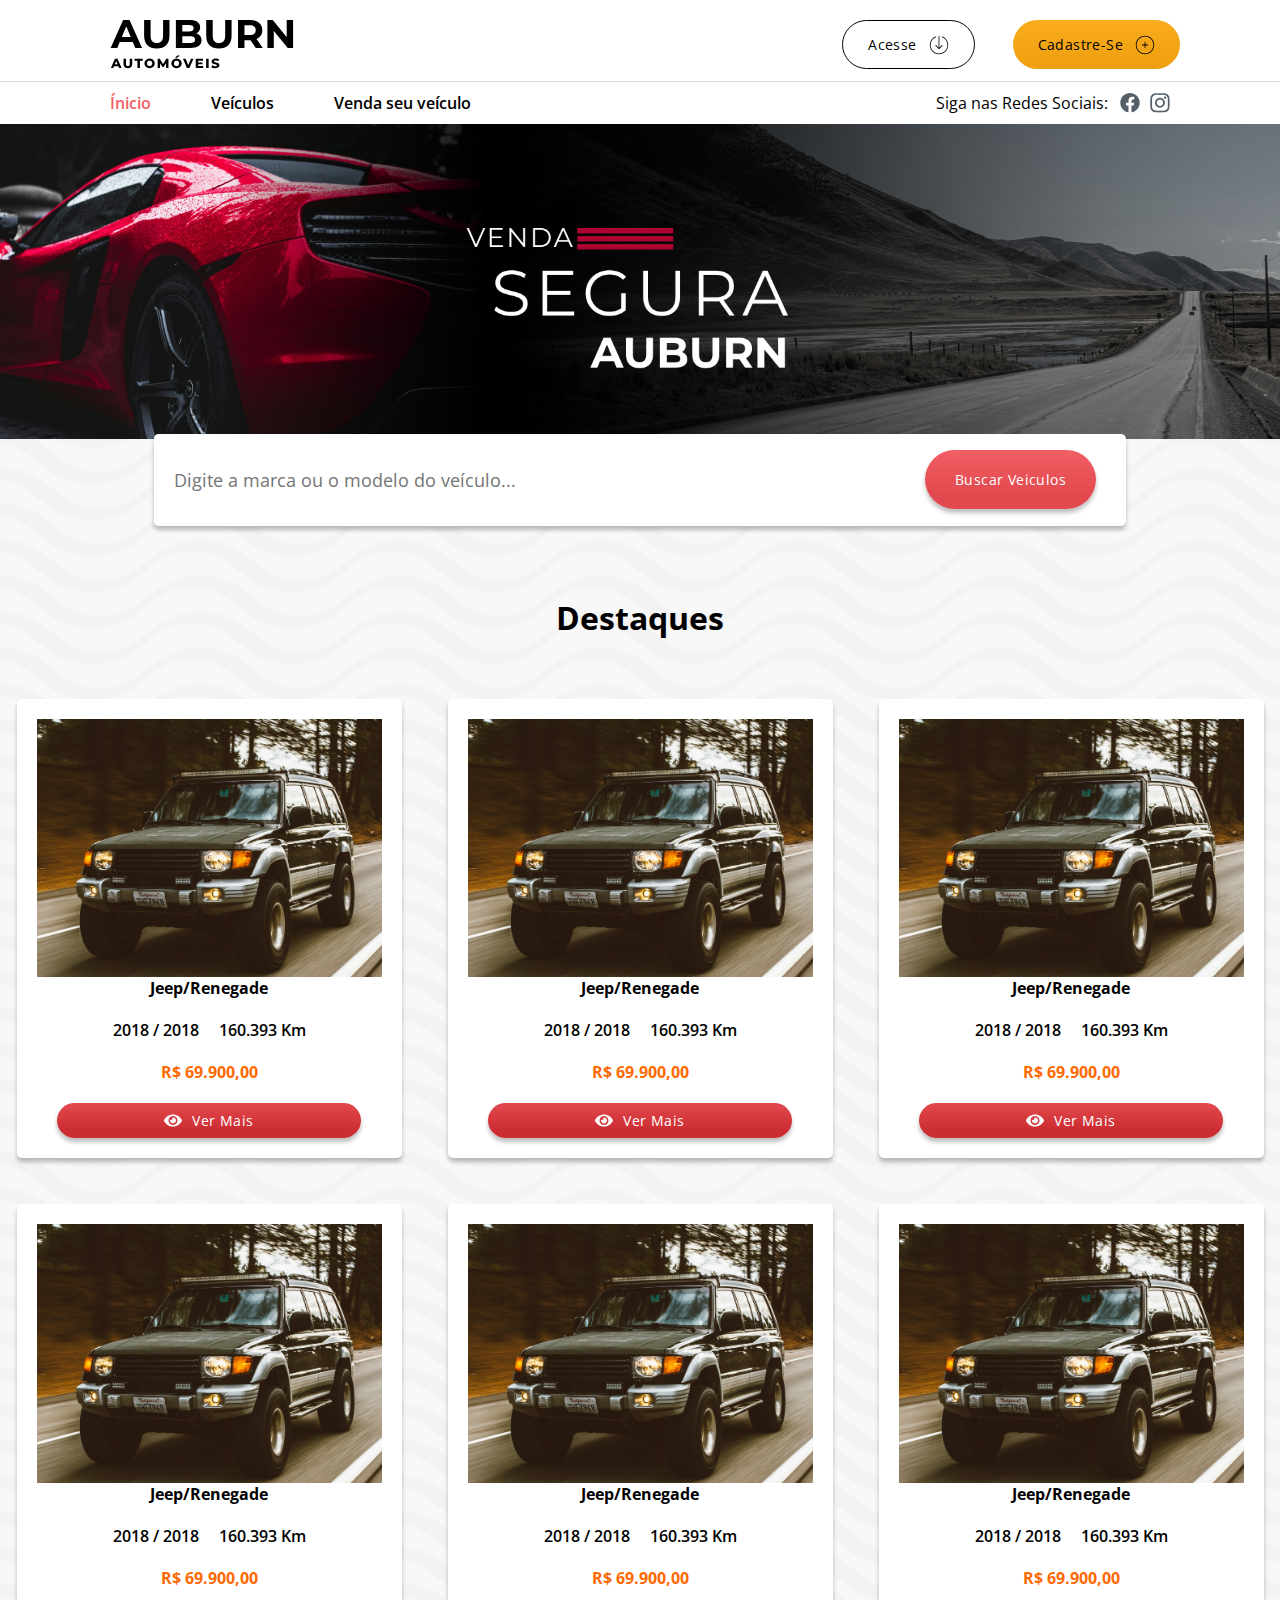
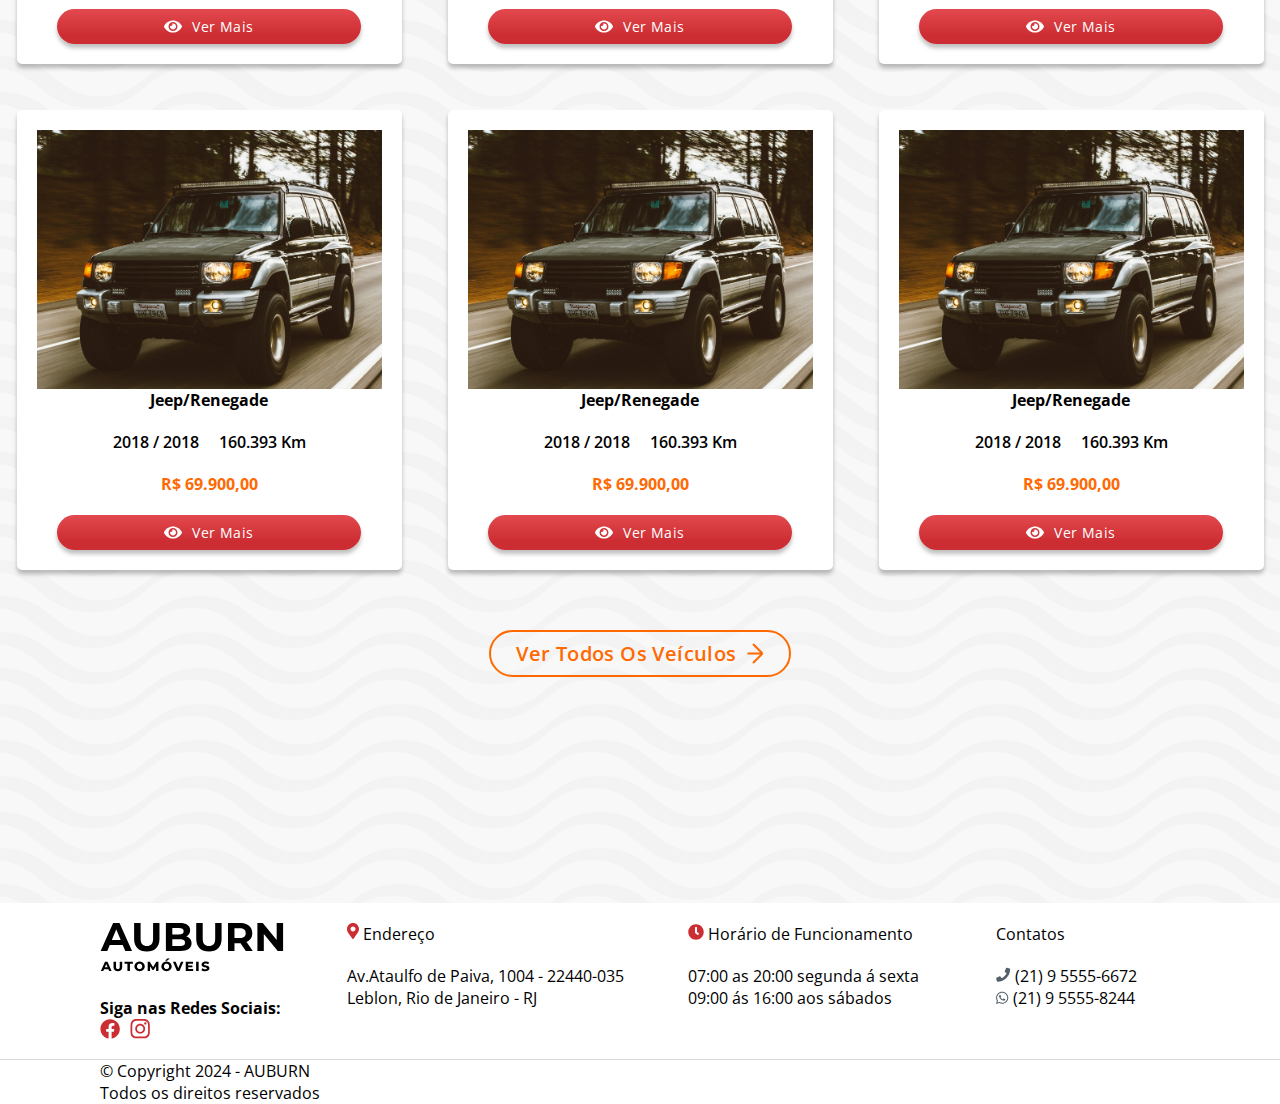
<file: index.html>
<!DOCTYPE html>
<html lang="en">

<head>
  <meta charset="UTF-8">
  <meta name="viewport" content="width=device-width, initial-scale=1.0">
  <link rel="preconnect" href="https://fonts.googleapis.com">
  <link rel="preconnect" href="https://fonts.gstatic.com" crossorigin>
  <link href="https://fonts.googleapis.com/css2?family=Open+Sans:ital,wght@0,300..800;1,300..800&display=swap" rel="stylesheet">
  <link rel="stylesheet" href="./css/style.css">
  <title>Página inicial</title>
</head>

<body id="home">
  <header class="container">
    <nav class="menu-principal">
      <a href="./"> <img src="./imgs/AUBURN automóveis.svg" alt="logo Auburn"></a>
      <ul class="btn-container">
        <li class="btn acessar">
          <a href="./login">
            <span>Acesse</span>
            <img src="./imgs/login.svg" alt="" class="icon">
          </a>
        </li>
        <li class="btn cadastro">
          <a href="./account">
            <span>Cadastre-Se</span>
            <img src="./imgs/register.svg" alt="" class="icon">
          </a>
        </li>
      </ul>
    </nav>



  </header>
  <div class="hr"></div>
  <header class="container">
    <nav class="menu-secundario">
      <ul>
        <li><a href="./" class="active">Ínicio</a></li>
        <li><a href="./">Veículos</a></li>
        <li><a href="./register">Venda seu veículo</a></li>
      </ul>
      <div class="redes-sociais">
        <span>Siga nas Redes Sociais:</span>
        <div class="redes-sociais-icones">
          <a href=""><img src="./imgs/facebook.svg" alt="facebook-svg" class="icon sm"></a>
          <a href=""><img src="./imgs/instagram.svg" alt="instagram-svg" class="icon sm"></a>
        </div>
      </div>
    </nav>
  </header>
  <div class="carrosel-container">
    <div class="carrosel">
      <img src="./imgs/banner0.jpg" alt="">
      <!-- <video id="video" src="./video/carroVideo.mp4" autoplay loop muted></video> -->
    </div>
    <div class="buscar-container container">
      <div>
        <form method="get">
          <input type="text" name="search" placeholder="Digite a marca ou o modelo do veículo..." autocomplete="off">
          <input type="submit" value="Buscar Veiculos" class="btn buscar">
          <button type="submit" class="btn-search icon"><img src="./imgs/search.svg" alt=""></button>

        </form>
      </div>
    </div>
  </div>
  <main class="container">
    <h1>Destaques</h1>
    <div class="grid-conteudo">
      <div class="card">
        <img src="./imgs/carroFoto.png" alt="">
        <div class="card-info">

          <div class="titulo">Jeep/Renegade</div>

          <div class="ano">2018 / 2018</div>
          <div class="quilometragem">160.393 Km</div>
          <div class="preco">R$ 69.900,00</div>
        </div>
        <div class=" btn verMais">
          <img src="./imgs/eye.svg" alt="">
          <a href="">Ver Mais</a>
        </div>
      </div>

      <div class="card">
        <img src="./imgs/carroFoto.png" alt="">
        <div class="card-info">

          <div class="titulo">Jeep/Renegade</div>

          <div class="ano">2018 / 2018</div>
          <div class="quilometragem">160.393 Km</div>
          <div class="preco">R$ 69.900,00</div>
        </div>
        <div class=" btn verMais">
          <img src="./imgs/eye.svg" alt="">
          <a href="">Ver Mais</a>
        </div>
      </div>

      <div class="card">
        <img src="./imgs/carroFoto.png" alt="">
        <div class="card-info">

          <div class="titulo">Jeep/Renegade</div>

          <div class="ano">2018 / 2018</div>
          <div class="quilometragem">160.393 Km</div>
          <div class="preco">R$ 69.900,00</div>
        </div>
        <div class=" btn verMais">
          <img src="./imgs/eye.svg" alt="">
          <a href="">Ver Mais</a>
        </div>
      </div>

      <div class="card">
        <img src="./imgs/carroFoto.png" alt="">
        <div class="card-info">

          <div class="titulo">Jeep/Renegade</div>

          <div class="ano">2018 / 2018</div>
          <div class="quilometragem">160.393 Km</div>
          <div class="preco">R$ 69.900,00</div>
        </div>
        <div class=" btn verMais">
          <img src="./imgs/eye.svg" alt="">
          <a href="">Ver Mais</a>
        </div>
      </div>


      <div class="card">
        <img src="./imgs/carroFoto.png" alt="">
        <div class="card-info">

          <div class="titulo">Jeep/Renegade</div>

          <div class="ano">2018 / 2018</div>
          <div class="quilometragem">160.393 Km</div>
          <div class="preco">R$ 69.900,00</div>
        </div>
        <div class=" btn verMais">
          <img src="./imgs/eye.svg" alt="">
          <a href="">Ver Mais</a>
        </div>
      </div>


      <div class="card">
        <img src="./imgs/carroFoto.png" alt="">
        <div class="card-info">

          <div class="titulo">Jeep/Renegade</div>

          <div class="ano">2018 / 2018</div>
          <div class="quilometragem">160.393 Km</div>
          <div class="preco">R$ 69.900,00</div>
        </div>
        <div class=" btn verMais">
          <img src="./imgs/eye.svg" alt="">
          <a href="">Ver Mais</a>
        </div>
      </div>


      <div class="card">
        <img src="./imgs/carroFoto.png" alt="">
        <div class="card-info">

          <div class="titulo">Jeep/Renegade</div>

          <div class="ano">2018 / 2018</div>
          <div class="quilometragem">160.393 Km</div>
          <div class="preco">R$ 69.900,00</div>
        </div>
        <div class=" btn verMais">
          <img src="./imgs/eye.svg" alt="">
          <a href="">Ver Mais</a>
        </div>
      </div>

      <div class="card">
        <img src="./imgs/carroFoto.png" alt="">
        <div class="card-info">

          <div class="titulo">Jeep/Renegade</div>

          <div class="ano">2018 / 2018</div>
          <div class="quilometragem">160.393 Km</div>
          <div class="preco">R$ 69.900,00</div>
        </div>
        <div class=" btn verMais">
          <img src="./imgs/eye.svg" alt="">
          <a href="">Ver Mais</a>
        </div>
      </div>

      <div class="card">
        <img src="./imgs/carroFoto.png" alt="">
        <div class="card-info">

          <div class="titulo">Jeep/Renegade</div>

          <div class="ano">2018 / 2018</div>
          <div class="quilometragem">160.393 Km</div>
          <div class="preco">R$ 69.900,00</div>
        </div>
        <div class=" btn verMais">
          <img src="./imgs/eye.svg" alt="">
          <a href="">Ver Mais</a>
        </div>
      </div> <!-- fim do card-->

    </div>
    <div class="btn-final">
      <div class="btn verTodosVeiculos ">
        <a href="">Ver todos os veículos</a>
        <img src="./imgs/seta.svg" alt="">
      </div>
    </div>
  </main>

  <footer class=" container">
    <div class="conteudo-footer">
      <div>
        <img src="./imgs/AUBURN automóveis.svg" alt="">
        <div class="redes-sociais-footer" style="margin-top: 20px;">
          <p style="font-weight: 700;">Siga nas Redes Sociais:</p>
          <div class="redes-sociais-icones">
            <a href=""><img src="./imgs/facebook-red.svg" alt="facebook-svg" class="icon sm"></a>
            <a href=""><img src="./imgs/instagram-redl.svg" alt="instagram-svg" class="icon sm"></a>
          </div>
        </div>

      </div>
      <div class="endereco">
        <div class="endereco-titulo">
          <img src="./imgs/endereco.svg" alt="">
          <span>Endereço</span>
        </div>
        <p>Av.Ataulfo de Paiva, 1004 - 22440-035</p>
        <p>Leblon, Rio de Janeiro - RJ</p>
      </div>

      <div class="horario">
        <div class="horario-titulo">
          <img src="./imgs/horario.svg" alt="">
          <span>Horário de Funcionamento</span>
        </div>
        <p>07:00 as 20:00 segunda á sexta</p>
        <p>09:00 ás 16:00 aos sábados</p>
      </div>

      <div class="contatos">
        <div class="contatos-titulo">

          <span>Contatos</span>
        </div>
        <p><img src="./imgs/telefone.svg" alt=""> (21) 9 5555-6672</p>
        <p><img src="./imgs/whatsapp.svg" alt=""> (21) 9 5555-8244 </p>

      </div>

    </div> <!-- fim do grid conteudo footer-->


    </div>


  </footer>
  <div class="hr fim"></div>
  <div class="copy container">
    © Copyright 2024 - AUBURN<br>
    Todos os direitos reservados
  </div>

  <script src="./js/script.js" type="module"></script>
</body>

</html>
</file>
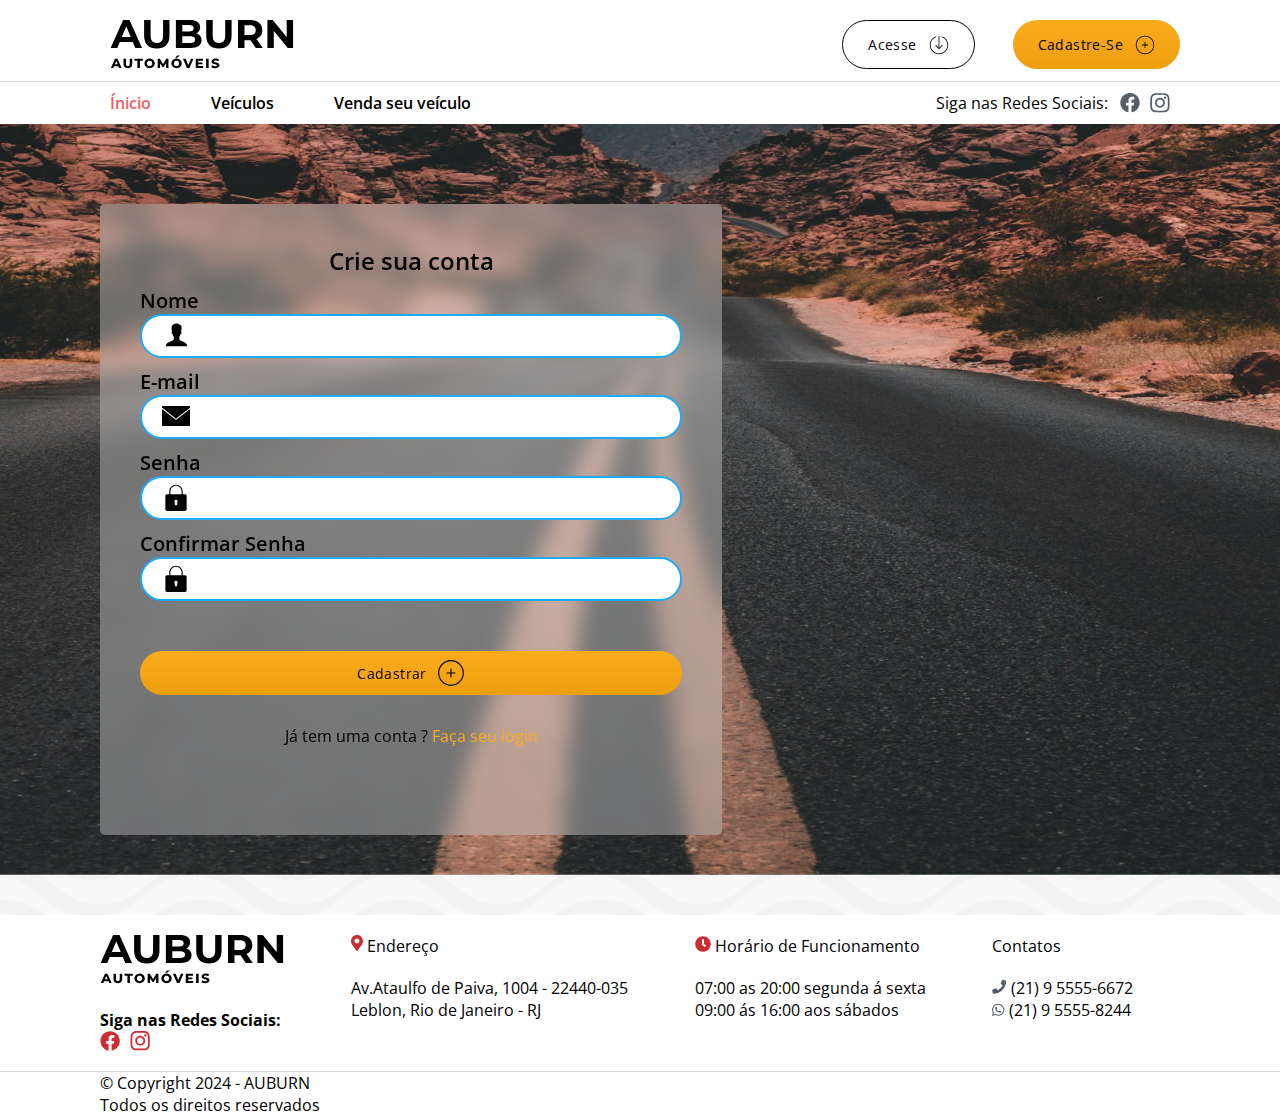
<file: account.html>
<!DOCTYPE html>
<html lang="en">

<head>
  <meta charset="UTF-8">
  <meta name="viewport" content="width=device-width, initial-scale=1.0">
  <link rel="preconnect" href="https://fonts.googleapis.com">
  <link rel="preconnect" href="https://fonts.gstatic.com" crossorigin>
  <link href="https://fonts.googleapis.com/css2?family=Open+Sans:ital,wght@0,300..800;1,300..800&display=swap" rel="stylesheet">
  <link rel="stylesheet" href="./css/style.css">
  <title>Crie sua conta</title>
</head>

<body id="account">
  <header class="container">
    <nav class="menu-principal">
      <a href="./"> <img src="./imgs/AUBURN automóveis.svg" alt="logo Auburn"></a>
      <ul class="btn-container">
        <li class="btn acessar">
          <a href="">
            <span>Acesse</span>
            <img src="./imgs/login.svg" alt="" class="icon">
          </a>
        </li>
        <li class="btn cadastro">
          <a href="">
            <span>Cadastre-Se</span>
            <img src="./imgs/register.svg" alt="" class="icon">
          </a>
        </li>
      </ul>
    </nav>



  </header>
  <div class="hr"></div>
  <header class="container">
    <nav class="menu-secundario">
      <ul>
        <li><a href="" class="active">Ínicio</a></li>
        <li><a href="">Veículos</a></li>
        <li><a href="">Venda seu veículo</a></li>
      </ul>
      <div class="redes-sociais">
        <span>Siga nas Redes Sociais:</span>
        <div class="redes-sociais-icones">
          <a href=""><img src="./imgs/facebook.svg" alt="facebook-svg" class="icon sm"></a>
          <a href=""><img src="./imgs/instagram.svg" alt="instagram-svg" class="icon sm"></a>
        </div>
      </div>
    </nav>
  </header>

  <main class="conteudo-criar-conta container">
    <div class="container-login">
      <div class="titulo">Crie sua conta</div>
      <form action="" method="post">
        <div class="nome">
          <label for="nome">Nome</label>
          <input type="text" id="nome" name="nome" autocomplete="off">
        </div>
        <div class="email">
          <label for="email">E-mail</label>
          <input type="email" id="email" name="email" autocomplete="off">
        </div>
        <div class="senha">
          <label for="senha">Senha</label>
          <input type="password" id="senha" name="senha" autocomplete="off">
        </div>
        <div class="senha2">
          <label for="senha2">Confirmar Senha</label>
          <input type="password" id="senha2" name="senha2" autocomplete="off">
        </div>
        <div>
          <button type="submit" class="btn cadastro ">Cadastrar<img src="./imgs/register.svg" alt=""></button>
        </div>
      </form>
      <span style="display: block; margin-top: 30px; text-align: center;">Já tem uma conta ?<span style="color: #FAAC1C;"><a href=""> Faça seu login</a></span></span>

    </div>
  </main>



  <!-- footer -->

  <footer class=" container">
    <div class="conteudo-footer">
      <div>
        <img src="./imgs/AUBURN automóveis.svg" alt="">
        <div class="redes-sociais-footer" style="margin-top: 20px;">
          <p style="font-weight: 700;">Siga nas Redes Sociais:</p>
          <div class="redes-sociais-icones">
            <a href=""><img src="./imgs/facebook-red.svg" alt="facebook-svg" class="icon sm"></a>
            <a href=""><img src="./imgs/instagram-redl.svg" alt="instagram-svg" class="icon sm"></a>
          </div>
        </div>

      </div>
      <div class="endereco">
        <div class="endereco-titulo">
          <img src="./imgs/endereco.svg" alt="">
          <span>Endereço</span>
        </div>
        <p>Av.Ataulfo de Paiva, 1004 - 22440-035</p>
        <p>Leblon, Rio de Janeiro - RJ</p>
      </div>

      <div class="horario">
        <div class="horario-titulo">
          <img src="./imgs/horario.svg" alt="">
          <span>Horário de Funcionamento</span>
        </div>
        <p>07:00 as 20:00 segunda á sexta</p>
        <p>09:00 ás 16:00 aos sábados</p>
      </div>

      <div class="contatos">
        <div class="contatos-titulo">

          <span>Contatos</span>
        </div>
        <p><img src="./imgs/telefone.svg" alt=""> (21) 9 5555-6672</p>
        <p><img src="./imgs/whatsapp.svg" alt=""> (21) 9 5555-8244 </p>

      </div>

    </div> <!-- fim do grid conteudo footer-->


    </div>


  </footer>
  <div class="hr fim"></div>
  <div class="copy container">
    © Copyright 2024 - AUBURN<br>
    Todos os direitos reservados
  </div>
</body>

</html>
</file>
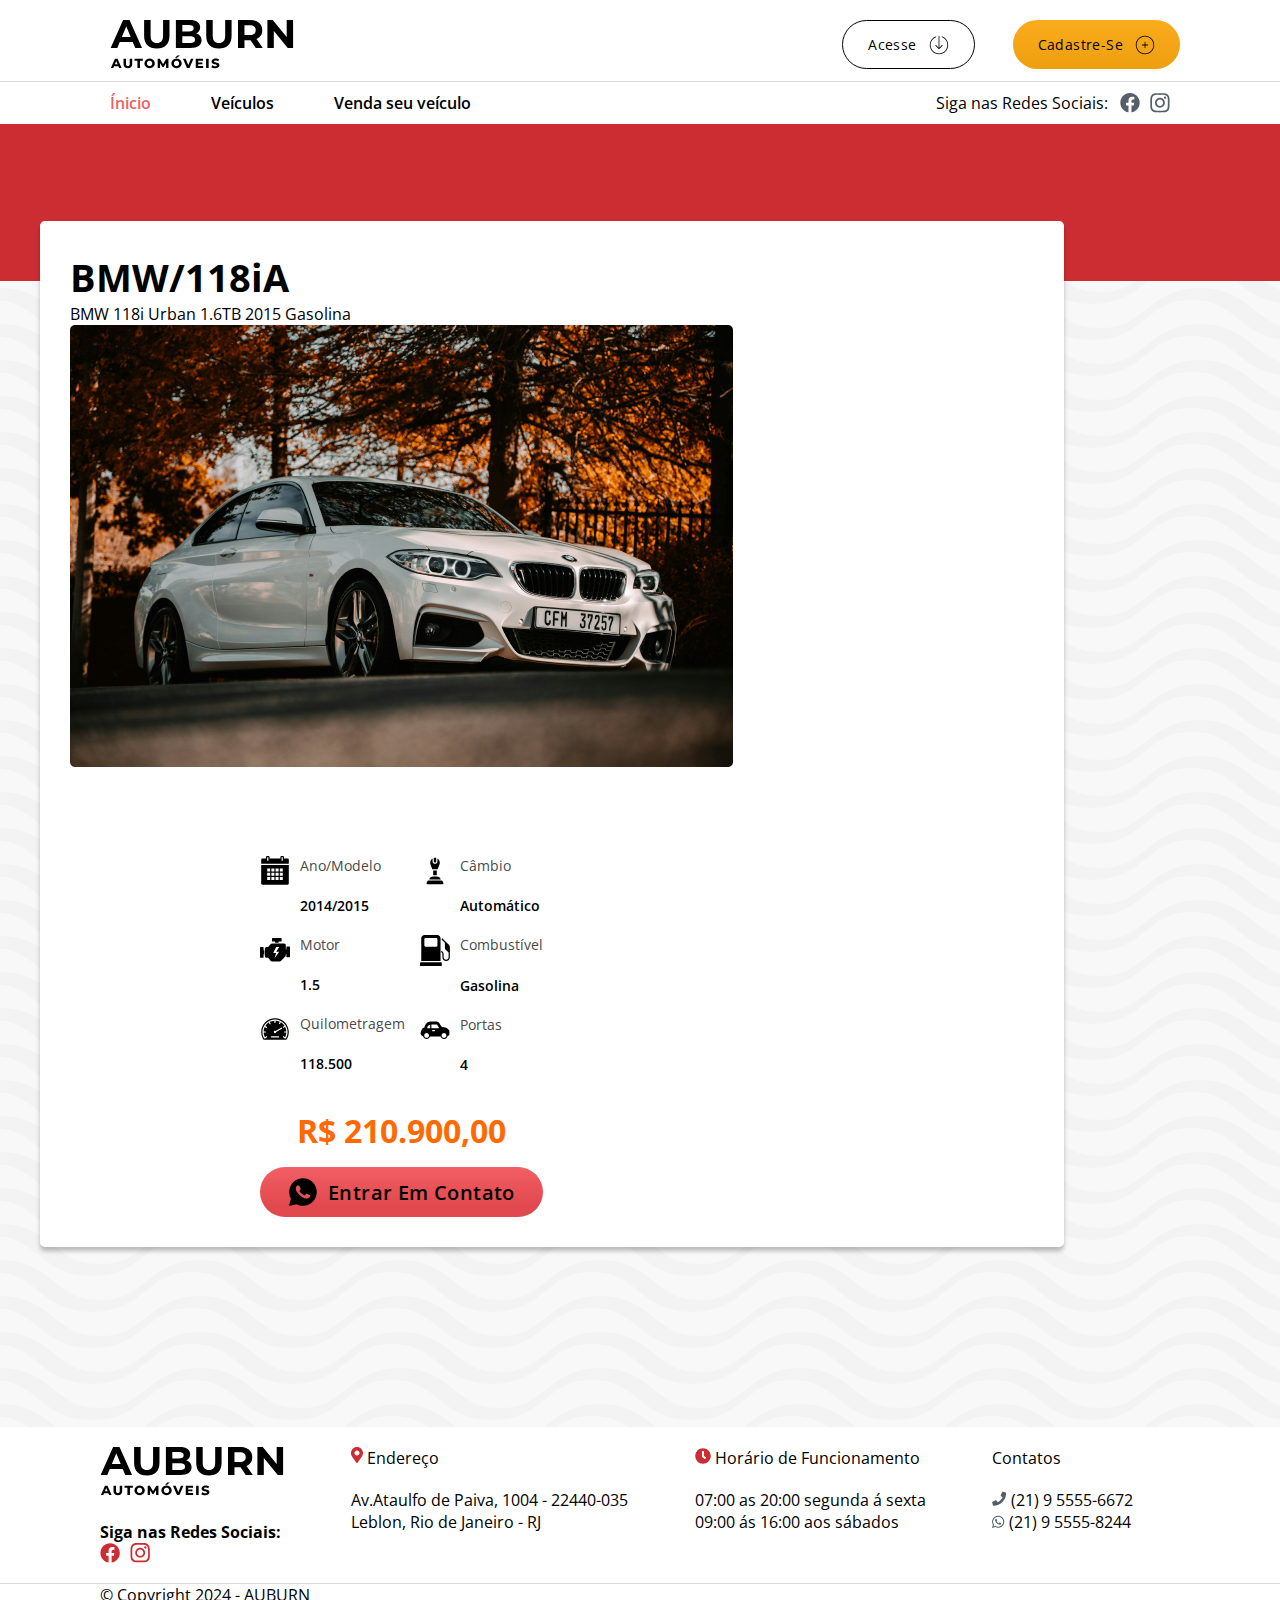
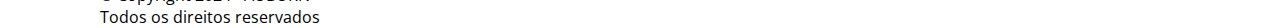
<file: car.html>
<!DOCTYPE html>
<html lang="en">

<head>
  <meta charset="UTF-8">
  <meta name="viewport" content="width=device-width, initial-scale=1.0">
  <link rel="preconnect" href="https://fonts.googleapis.com">
  <link rel="preconnect" href="https://fonts.gstatic.com" crossorigin>
  <link href="https://fonts.googleapis.com/css2?family=Open+Sans:ital,wght@0,300..800;1,300..800&display=swap" rel="stylesheet">
  <link rel="stylesheet" href="./css/style.css">
  <title>Car view</title>
</head>

<body id="car">
  <header class="container">
    <nav class="menu-principal">
      <a href="./"> <img src="./imgs/AUBURN automóveis.svg" alt="logo Auburn"></a>
      <ul class="btn-container">
        <li class="btn acessar">
          <a href="">
            <span>Acesse</span>
            <img src="./imgs/login.svg" alt="" class="icon">
          </a>
        </li>
        <li class="btn cadastro">
          <a href="">
            <span>Cadastre-Se</span>
            <img src="./imgs/register.svg" alt="" class="icon">
          </a>
        </li>
      </ul>
    </nav>



  </header>
  <div class="hr"></div>
  <header class="container">
    <nav class="menu-secundario">
      <ul>
        <li><a href="" class="active">Ínicio</a></li>
        <li><a href="">Veículos</a></li>
        <li><a href="">Venda seu veículo</a></li>
      </ul>
      <div class="redes-sociais">
        <span>Siga nas Redes Sociais:</span>
        <div class="redes-sociais-icones">
          <a href=""><img src="./imgs/facebook.svg" alt="facebook-svg" class="icon sm"></a>
          <a href=""><img src="./imgs/instagram.svg" alt="instagram-svg" class="icon sm"></a>
        </div>
      </div>
    </nav>
  </header>

  <main>
    <div class="container-car-view ">
      <div class="bg-red" style="background-color: #CC2D32;height: 157px;">

      </div>
      <div class="car-conteudo container">
        <div class="car-item">
          <div class="conteudo-esquerda">

            <div class="titulo" style="font-size: 38px; font-weight: 700;">BMW/118iA</div>
            <div class="descricao">BMW 118i Urban 1.6TB 2015 Gasolina</div>
            <div class="car-img"><img src="./imgs/car.jpg" alt="" id="car-img"></div>
          </div>
          <div class="conteudo-direita">
            <div class="info-esquerda">
              <ul>
                <li>

                  <img src="./imgs/ano.svg" alt="">
                  <span>Ano/Modelo</span>
                  <p>2014/2015</p>
                </li>
                <li>
                  <img src="./imgs/motor.svg" alt="">
                  <span>Motor</span>
                  <p>1.5</p>
                </li>
                <li>
                  <img src="./imgs/quilometragem.svg" alt="">
                  <span>Quilometragem</span>
                  <p>118.500</p>
                </li>
              </ul>
            </div>
            <div class="info-direita">
              <ul>
                <li>
                  <img src="./imgs/cambio.svg" alt="">
                  <span>Câmbio</span>
                  <p>Automático</p>
                </li>
                <li>
                  <img src="./imgs/combustivel.svg" alt="">
                  <span>Combustível</span>
                  <p>Gasolina</p>
                </li>
                <li>
                  <img src="./imgs/carro.svg" alt="">
                  <span>Portas</span>
                  <p>4</p>
                </li>
              </ul>
            </div> <!-- fim info direita-->
            <p class="preco">R$ 210.900,00</p>
            <div class="btn-entrar-em-contato">
              <a href="">
                <img src="./imgs/zap.svg" alt="">
                <span>Entrar Em Contato</span>
              </a>
            </div>
          </div> <!-- conteudo direita-->
        </div>

      </div>
    </div>
  </main>








  <footer class=" container">
    <div class="conteudo-footer">
      <div>
        <img src="./imgs/AUBURN automóveis.svg" alt="">
        <div class="redes-sociais-footer" style="margin-top: 20px;">
          <p style="font-weight: 700;">Siga nas Redes Sociais:</p>
          <div class="redes-sociais-icones">
            <a href=""><img src="./imgs/facebook-red.svg" alt="facebook-svg" class="icon sm"></a>
            <a href=""><img src="./imgs/instagram-redl.svg" alt="instagram-svg" class="icon sm"></a>
          </div>
        </div>

      </div>
      <div class="endereco">
        <div class="endereco-titulo">
          <img src="./imgs/endereco.svg" alt="">
          <span>Endereço</span>
        </div>
        <p>Av.Ataulfo de Paiva, 1004 - 22440-035</p>
        <p>Leblon, Rio de Janeiro - RJ</p>
      </div>

      <div class="horario">
        <div class="horario-titulo">
          <img src="./imgs/horario.svg" alt="">
          <span>Horário de Funcionamento</span>
        </div>
        <p>07:00 as 20:00 segunda á sexta</p>
        <p>09:00 ás 16:00 aos sábados</p>
      </div>

      <div class="contatos">
        <div class="contatos-titulo">

          <span>Contatos</span>
        </div>
        <p><img src="./imgs/telefone.svg" alt=""> (21) 9 5555-6672</p>
        <p><img src="./imgs/whatsapp.svg" alt=""> (21) 9 5555-8244 </p>

      </div>

    </div> <!-- fim do grid conteudo footer-->


    </div>


  </footer>
  <div class="hr fim"></div>
  <div class="copy container">
    © Copyright 2024 - AUBURN<br>
    Todos os direitos reservados
  </div>
</body>

</html>
</file>
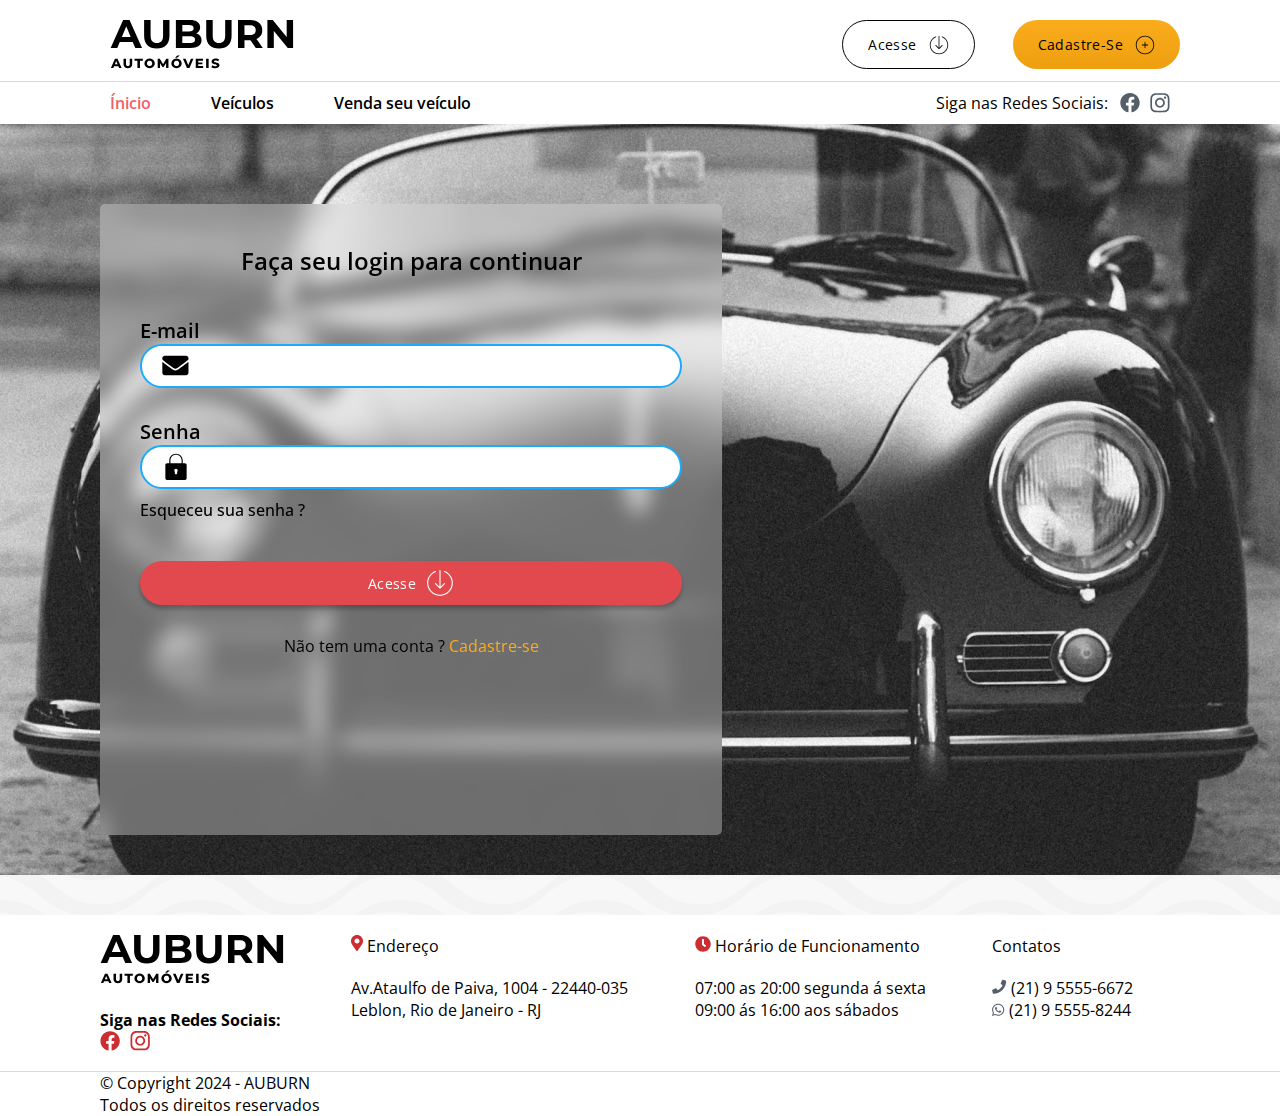
<file: login.html>
<!DOCTYPE html>
<html lang="en">

<head>
  <meta charset="UTF-8">
  <meta name="viewport" content="width=device-width, initial-scale=1.0">
  <link rel="preconnect" href="https://fonts.googleapis.com">
  <link rel="preconnect" href="https://fonts.gstatic.com" crossorigin>
  <link href="https://fonts.googleapis.com/css2?family=Open+Sans:ital,wght@0,300..800;1,300..800&display=swap" rel="stylesheet">
  <link rel="stylesheet" href="./css/style.css">
  <title>Login</title>
</head>

<body id="login">
  <header class="container">
    <nav class="menu-principal">
      <a href="./"> <img src="./imgs/AUBURN automóveis.svg" alt="logo Auburn"></a>
      <ul class="btn-container">
        <li class="btn acessar">
          <a href="">
            <span>Acesse</span>
            <img src="./imgs/login.svg" alt="" class="icon">
          </a>
        </li>
        <li class="btn cadastro">
          <a href="">
            <span>Cadastre-Se</span>
            <img src="./imgs/register.svg" alt="" class="icon">
          </a>
        </li>
      </ul>
    </nav>



  </header>
  <div class="hr"></div>
  <header class="container">
    <nav class="menu-secundario">
      <ul>
        <li><a href="" class="active">Ínicio</a></li>
        <li><a href="">Veículos</a></li>
        <li><a href="">Venda seu veículo</a></li>
      </ul>
      <div class="redes-sociais">
        <span>Siga nas Redes Sociais:</span>
        <div class="redes-sociais-icones">
          <a href=""><img src="./imgs/facebook.svg" alt="facebook-svg" class="icon sm"></a>
          <a href=""><img src="./imgs/instagram.svg" alt="instagram-svg" class="icon sm"></a>
        </div>
      </div>
    </nav>
  </header>

  <main class="conteudo-login container">
    <div class="container-login">
      <div class="titulo">Faça seu login para continuar</div>
      <form action="" method="post">
        <div class="email">
          <label for="email">E-mail</label>
          <input type="email" id="email" name="email" autocomplete="off">
        </div>
        <div class="senha">
          <label for="senha">Senha</label>
          <input type="password" id="senha" name="senha" autocomplete="off">
        </div>
        <span id="esqueceu-senha"><a href="">Esqueceu sua senha ?</a></span>
        <div>
          <button type="submit" class="btn acessar login">Acesse<img src="./imgs/loginBranco.svg" alt=""></button>
        </div>
      </form>
      <span style="display: block; margin-top: 30px; text-align: center;">Não tem uma conta ?<span style="color: #FAAC1C;"><a href=""> Cadastre-se</a></span></span>

    </div>
  </main>



  <!-- footer -->

  <footer class=" container">
    <div class="conteudo-footer">
      <div>
        <img src="./imgs/AUBURN automóveis.svg" alt="">
        <div class="redes-sociais-footer" style="margin-top: 20px;">
          <p style="font-weight: 700;">Siga nas Redes Sociais:</p>
          <div class="redes-sociais-icones">
            <a href=""><img src="./imgs/facebook-red.svg" alt="facebook-svg" class="icon sm"></a>
            <a href=""><img src="./imgs/instagram-redl.svg" alt="instagram-svg" class="icon sm"></a>
          </div>
        </div>

      </div>
      <div class="endereco">
        <div class="endereco-titulo">
          <img src="./imgs/endereco.svg" alt="">
          <span>Endereço</span>
        </div>
        <p>Av.Ataulfo de Paiva, 1004 - 22440-035</p>
        <p>Leblon, Rio de Janeiro - RJ</p>
      </div>

      <div class="horario">
        <div class="horario-titulo">
          <img src="./imgs/horario.svg" alt="">
          <span>Horário de Funcionamento</span>
        </div>
        <p>07:00 as 20:00 segunda á sexta</p>
        <p>09:00 ás 16:00 aos sábados</p>
      </div>

      <div class="contatos">
        <div class="contatos-titulo">

          <span>Contatos</span>
        </div>
        <p><img src="./imgs/telefone.svg" alt=""> (21) 9 5555-6672</p>
        <p><img src="./imgs/whatsapp.svg" alt=""> (21) 9 5555-8244 </p>

      </div>

    </div> <!-- fim do grid conteudo footer-->


    </div>


  </footer>
  <div class="hr fim"></div>
  <div class="copy container">
    © Copyright 2024 - AUBURN<br>
    Todos os direitos reservados
  </div>
</body>

</html>
</file>
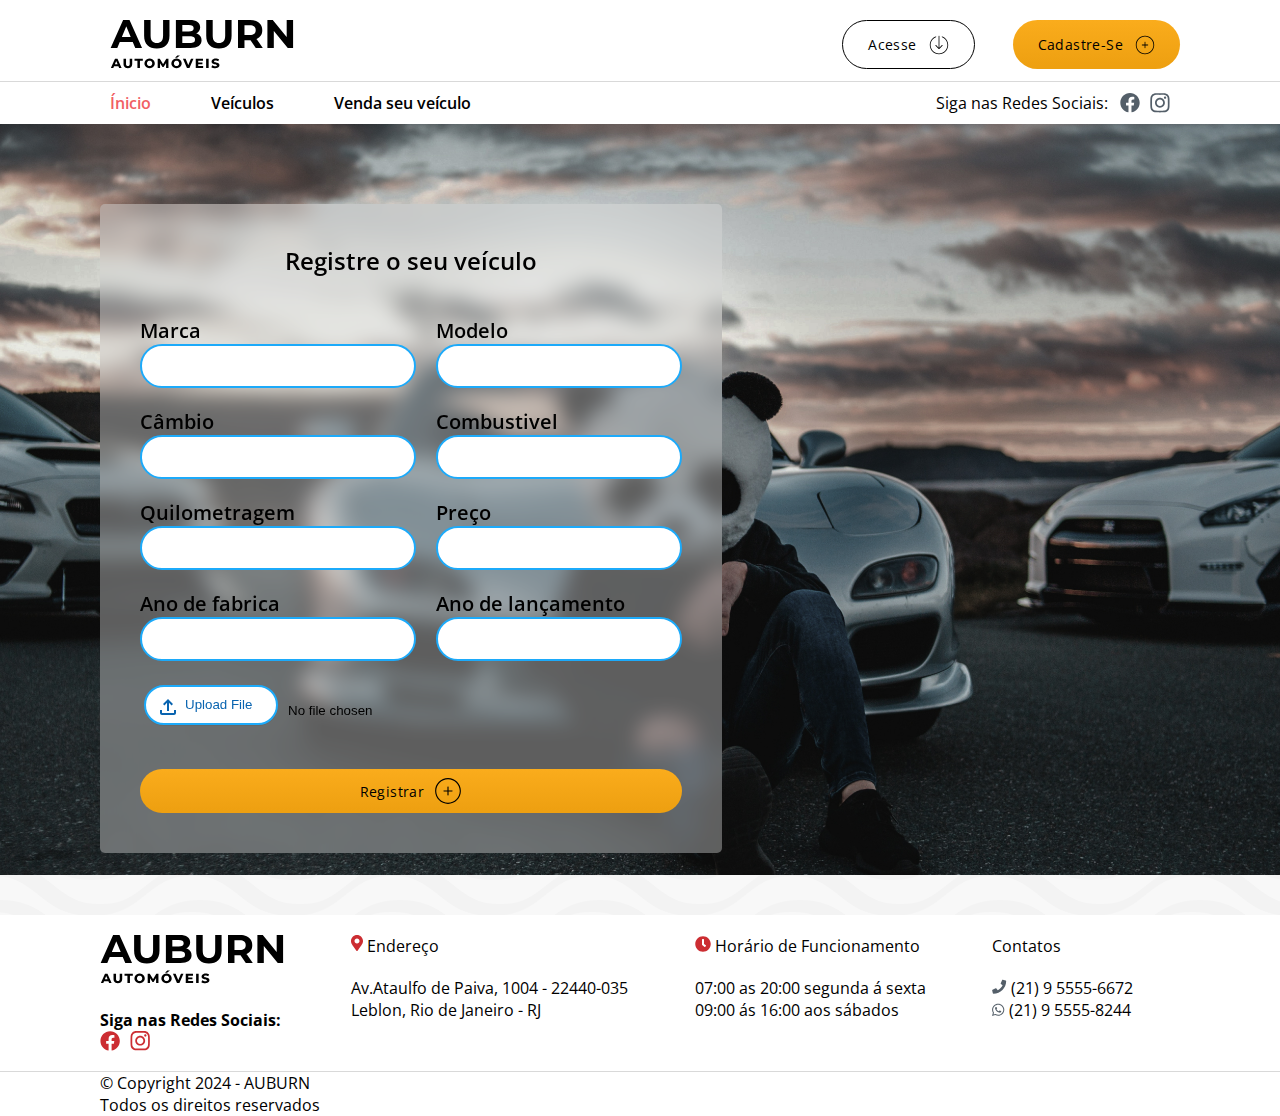
<file: register.html>
<!DOCTYPE html>
<html lang="en">

<head>
  <meta charset="UTF-8">
  <meta name="viewport" content="width=device-width, initial-scale=1.0">
  <link rel="preconnect" href="https://fonts.googleapis.com">
  <link rel="preconnect" href="https://fonts.gstatic.com" crossorigin>
  <link href="https://fonts.googleapis.com/css2?family=Open+Sans:ital,wght@0,300..800;1,300..800&display=swap" rel="stylesheet">
  <link rel="stylesheet" href="./css/style.css">
  <title>Registe seu veículo</title>
</head>

<body id="register">
  <header class="container">
    <nav class="menu-principal">
      <a href="./"> <img src="./imgs/AUBURN automóveis.svg" alt="logo Auburn"></a>
      <ul class="btn-container">
        <li class="btn acessar">
          <a href="">
            <span>Acesse</span>
            <img src="./imgs/login.svg" alt="" class="icon">
          </a>
        </li>
        <li class="btn cadastro">
          <a href="">
            <span>Cadastre-Se</span>
            <img src="./imgs/register.svg" alt="" class="icon">
          </a>
        </li>
      </ul>
    </nav>



  </header>
  <div class="hr"></div>
  <header class="container">
    <nav class="menu-secundario">
      <ul>
        <li><a href="" class="active">Ínicio</a></li>
        <li><a href="">Veículos</a></li>
        <li><a href="">Venda seu veículo</a></li>
      </ul>
      <div class="redes-sociais">
        <span>Siga nas Redes Sociais:</span>
        <div class="redes-sociais-icones">
          <a href=""><img src="./imgs/facebook.svg" alt="facebook-svg" class="icon sm"></a>
          <a href=""><img src="./imgs/instagram.svg" alt="instagram-svg" class="icon sm"></a>
        </div>
      </div>
    </nav>
  </header>
  <main class="conteudo-register container">
    <div class="container-register">
      <div class="titulo">Registre o seu veículo</div>
      <form action="" method="post">
        <div class="marca">
          <label for="marca">Marca</label>
          <input type="text" id="marca" name="marca" autocomplete="off">
        </div>
        <div class="modelo">
          <label for="modelo">Modelo</label>
          <input type="text" id="modelo" name="modelo" autocomplete="off">
        </div>

        <div class="cambio">
          <label for="cambio">Câmbio</label>
          <input type="text" id="cambio" name="cambio" autocomplete="off">
        </div>

        <div class="combustivel">
          <label for="modelo">Combustivel</label>
          <input type="text" id="combustivel" name="combustivel" autocomplete="off">
        </div>

        <div class="quilometragem">
          <label for="quilometragem">Quilometragem</label>
          <input type="number" id="quilometragem" name="quilometragem" autocomplete="off">
        </div>

        <div class="preco">
          <label for="preco">Preço</label>
          <input type="number" id="preco" name="preco" autocomplete="off">
        </div>

        <div class="ano_fabrica">
          <label for="ano_fabrica">Ano de fabrica</label>
          <input type="number" id="ano_fabrica" name="ano_fabrica" autocomplete="off">
        </div>

        <div class="ano_lancamento">
          <label for="ano_lancamento">Ano de lançamento</label>
          <input type="number" id="ano_lancamento" name="ano_lancamento" autocomplete="off">
        </div>

        <div class="input-file">
          <input type="file" id="file" name="file" />
        </div>

        <div id="btn-container-register">
          <button type="submit" class="btn  register">Registrar<img src="./imgs/register.svg" alt=""></button>
        </div>
      </form>


    </div>

  </main>






  <footer class=" container">
    <div class="conteudo-footer">
      <div>
        <img src="./imgs/AUBURN automóveis.svg" alt="">
        <div class="redes-sociais-footer" style="margin-top: 20px;">
          <p style="font-weight: 700;">Siga nas Redes Sociais:</p>
          <div class="redes-sociais-icones">
            <a href=""><img src="./imgs/facebook-red.svg" alt="facebook-svg" class="icon sm"></a>
            <a href=""><img src="./imgs/instagram-redl.svg" alt="instagram-svg" class="icon sm"></a>
          </div>
        </div>

      </div>
      <div class="endereco">
        <div class="endereco-titulo">
          <img src="./imgs/endereco.svg" alt="">
          <span>Endereço</span>
        </div>
        <p>Av.Ataulfo de Paiva, 1004 - 22440-035</p>
        <p>Leblon, Rio de Janeiro - RJ</p>
      </div>

      <div class="horario">
        <div class="horario-titulo">
          <img src="./imgs/horario.svg" alt="">
          <span>Horário de Funcionamento</span>
        </div>
        <p>07:00 as 20:00 segunda á sexta</p>
        <p>09:00 ás 16:00 aos sábados</p>
      </div>

      <div class="contatos">
        <div class="contatos-titulo">

          <span>Contatos</span>
        </div>
        <p><img src="./imgs/telefone.svg" alt=""> (21) 9 5555-6672</p>
        <p><img src="./imgs/whatsapp.svg" alt=""> (21) 9 5555-8244 </p>

      </div>

    </div> <!-- fim do grid conteudo footer-->


    </div>


  </footer>
  <div class="hr fim"></div>
  <div class="copy container">
    © Copyright 2024 - AUBURN<br>
    Todos os direitos reservados
  </div>
</body>

</html>
</file>
<file: css/style.css>
@import 'geral.css';
@import 'header.css';
@import 'carrosel.css';
@import 'conteudo.css';
@import 'footer.css';
@import 'login.css';
@import 'register.css';
@import 'car.css';
@import 'account.css';
</file>
